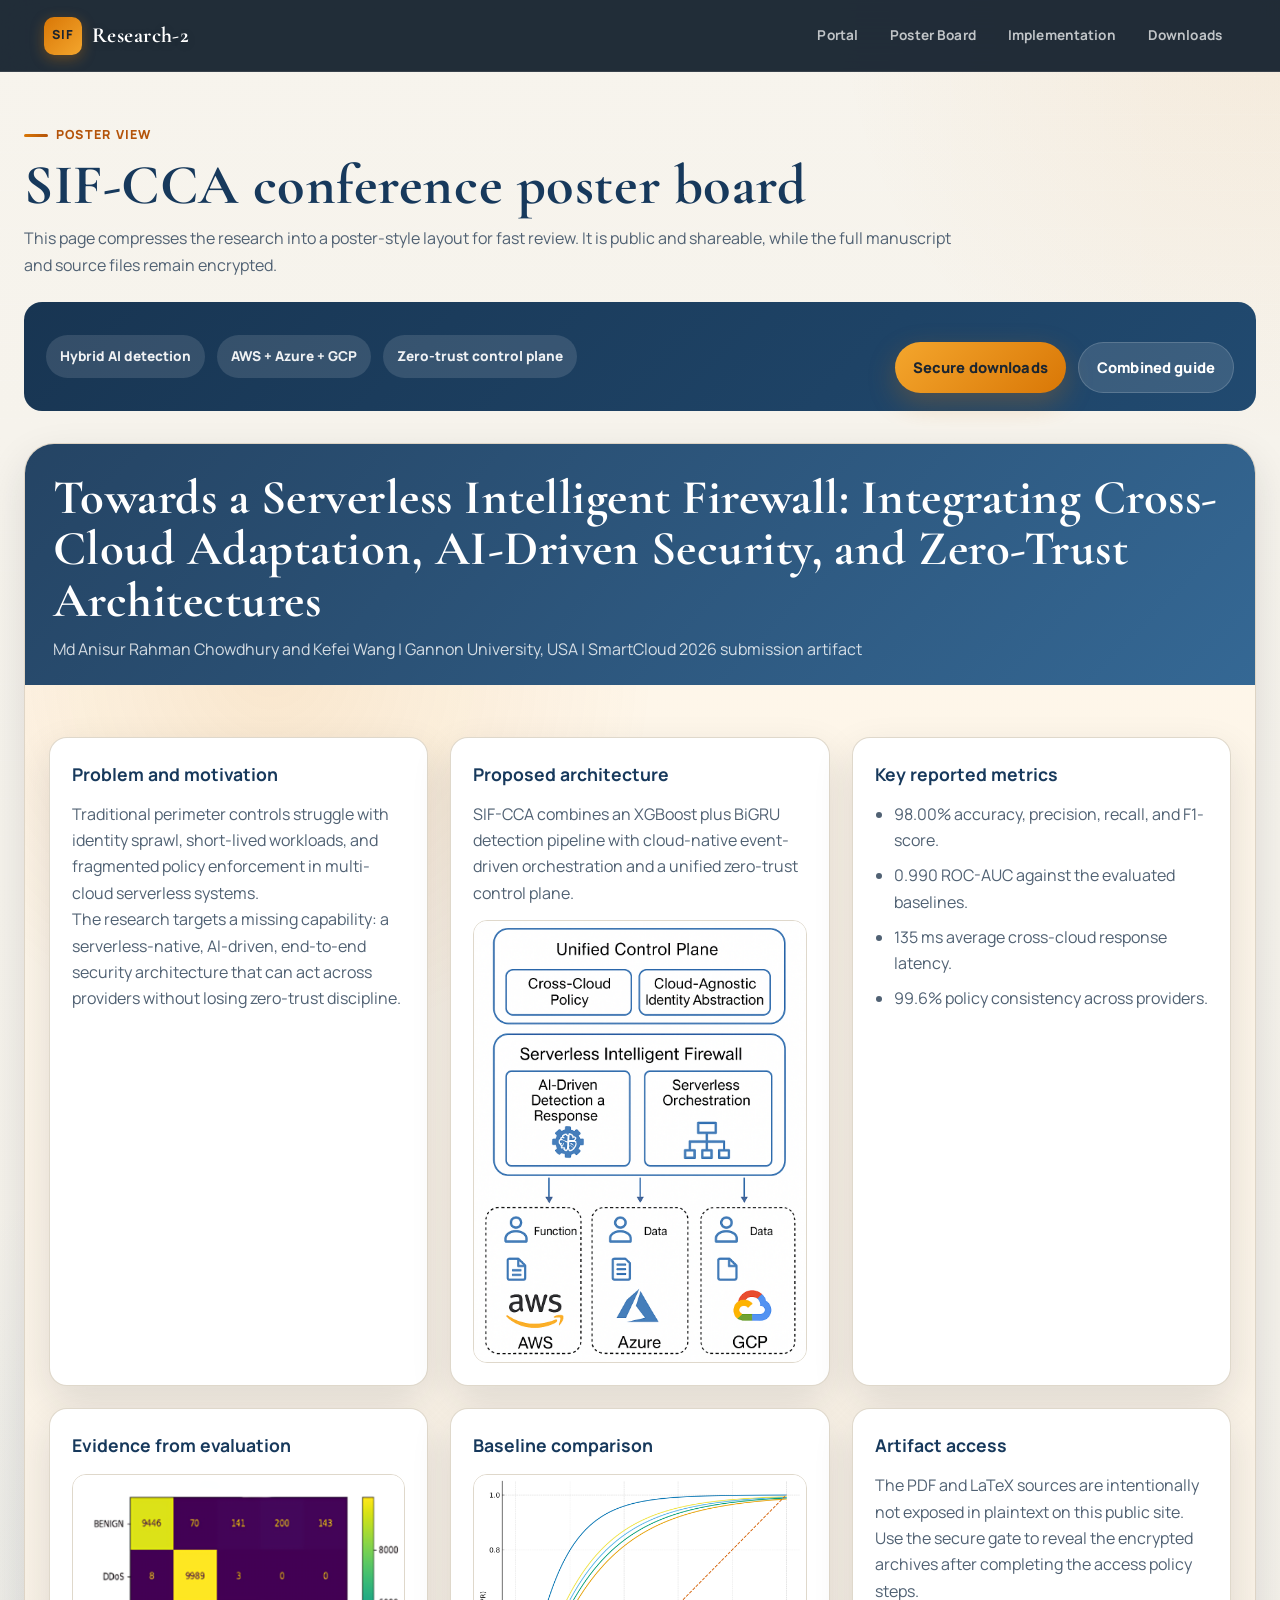
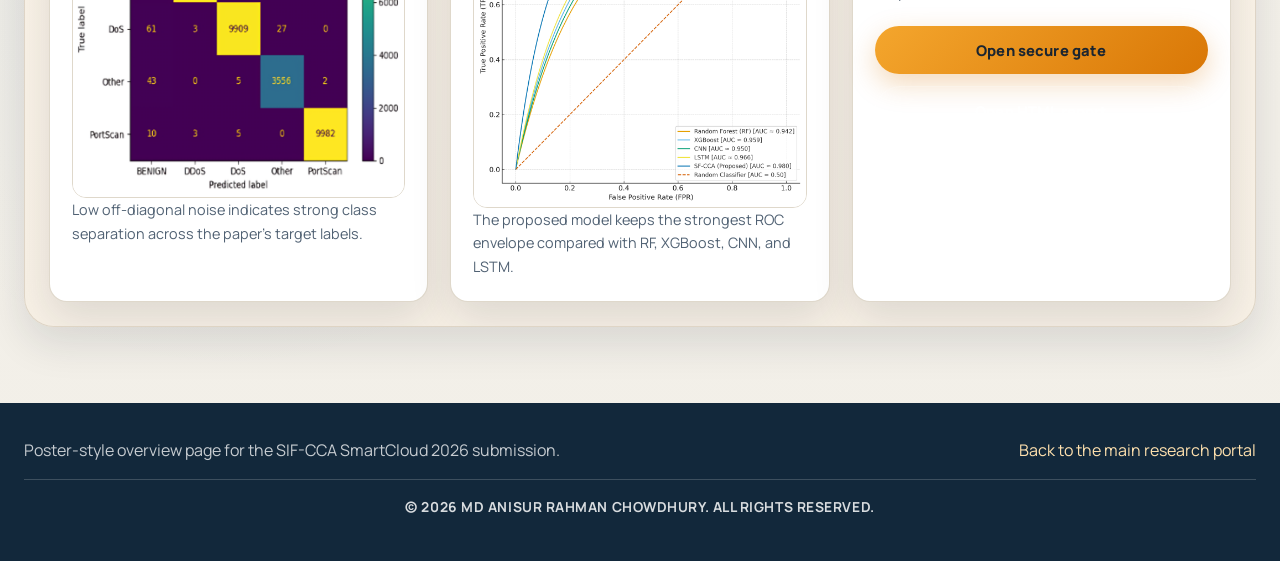
<file: docs/poster.html>
<!DOCTYPE html>
<html lang="en">
<head>
  <meta charset="UTF-8">
  <meta name="viewport" content="width=device-width, initial-scale=1.0">
  <title>SIF-CCA Poster Overview</title>
  <meta name="description" content="Poster-style web summary for the SIF-CCA SmartCloud 2026 submission.">
  <link rel="preconnect" href="https://fonts.googleapis.com">
  <link rel="preconnect" href="https://fonts.gstatic.com" crossorigin>
  <link href="https://fonts.googleapis.com/css2?family=Cormorant+Garamond:wght@500;600;700&family=Manrope:wght@400;500;700;800&display=swap" rel="stylesheet">
  <link rel="stylesheet" href="styles.css">
  <script src="script.js" defer></script>
</head>
<body>
  <div class="scroll-progress" id="scrollProgress"></div>
  <nav class="site-nav" id="siteNav">
    <div class="nav-inner">
      <a class="nav-brand" href="index.html">
        <span class="nav-brand-icon">SIF</span>
        <span class="nav-brand-text">Research-2</span>
      </a>
      <button class="nav-toggle" type="button" aria-label="Toggle navigation" onclick="toggleNav()">
        <span class="hamburger-line"></span>
        <span class="hamburger-line"></span>
        <span class="hamburger-line"></span>
      </button>
      <ul class="nav-links" id="nav-links">
        <li><a href="index.html">Portal</a></li>
        <li><a href="#poster-board">Poster Board</a></li>
        <li><a href="implementation.html">Implementation</a></li>
        <li><a href="#downloads">Downloads</a></li>
      </ul>
    </div>
  </nav>

  <main class="page-shell">
    <div class="page-head">
      <p class="section-kicker">Poster View</p>
      <h1 class="page-title">SIF-CCA conference poster board</h1>
      <p class="page-subtitle">
        This page compresses the research into a poster-style layout for fast review. It is public and shareable, while the full manuscript and source files remain encrypted.
      </p>
      <div class="poster-band">
        <div class="poster-metrics">
          <span class="poster-chip">Hybrid AI detection</span>
          <span class="poster-chip">AWS + Azure + GCP</span>
          <span class="poster-chip">Zero-trust control plane</span>
        </div>
        <div class="hero-actions">
          <button class="btn btn-primary" type="button" data-open-gate>Secure downloads</button>
          <a class="btn btn-secondary" href="implementation.html">Combined guide</a>
        </div>
      </div>
    </div>

    <div class="container poster-shell" id="poster-board">
      <div class="poster-header">
        <h2 class="poster-title">Towards a Serverless Intelligent Firewall: Integrating Cross-Cloud Adaptation, AI-Driven Security, and Zero-Trust Architectures</h2>
        <p class="poster-subtitle">
          Md Anisur Rahman Chowdhury and Kefei Wang | Gannon University, USA | SmartCloud 2026 submission artifact
        </p>
      </div>

      <div class="poster-body">
        <div class="poster-grid">
          <article class="poster-panel">
            <h3>Problem and motivation</h3>
            <p>
              Traditional perimeter controls struggle with identity sprawl, short-lived workloads, and fragmented policy enforcement in multi-cloud serverless systems.
            </p>
            <p>
              The research targets a missing capability: a serverless-native, AI-driven, end-to-end security architecture that can act across providers without losing zero-trust discipline.
            </p>
          </article>

          <article class="poster-panel">
            <h3>Proposed architecture</h3>
            <p>
              SIF-CCA combines an XGBoost plus BiGRU detection pipeline with cloud-native event-driven orchestration and a unified zero-trust control plane.
            </p>
            <img src="assets/images/system-architecture.png" alt="Architecture diagram">
          </article>

          <article class="poster-panel">
            <h3>Key reported metrics</h3>
            <ul class="report-list">
              <li>98.00% accuracy, precision, recall, and F1-score.</li>
              <li>0.990 ROC-AUC against the evaluated baselines.</li>
              <li>135 ms average cross-cloud response latency.</li>
              <li>99.6% policy consistency across providers.</li>
            </ul>
          </article>

          <article class="poster-panel">
            <h3>Evidence from evaluation</h3>
            <img src="assets/images/confusion-matrix.png" alt="Confusion matrix">
            <p class="caption">Low off-diagonal noise indicates strong class separation across the paper’s target labels.</p>
          </article>

          <article class="poster-panel">
            <h3>Baseline comparison</h3>
            <img src="assets/images/roc-curve.png" alt="ROC curve">
            <p class="caption">The proposed model keeps the strongest ROC envelope compared with RF, XGBoost, CNN, and LSTM.</p>
          </article>

          <article class="poster-panel" id="downloads">
            <h3>Artifact access</h3>
            <p>
              The PDF and LaTeX sources are intentionally not exposed in plaintext on this public site. Use the secure gate to reveal the encrypted archives after completing the access policy steps.
            </p>
            <div class="hero-actions">
              <button class="btn btn-primary btn-block" type="button" data-open-gate>Open secure gate</button>
              <a class="btn btn-secondary btn-block" href="report.html">Open HTML report</a>
              <a class="btn btn-secondary btn-block" href="implementation.html">Open implementation guide</a>
              <a class="btn btn-secondary btn-block" href="index.html">Return to portal</a>
            </div>
          </article>
        </div>
      </div>
    </div>
  </main>

  <footer class="footer">
    <div class="footer-inner">
      <div>Poster-style overview page for the SIF-CCA SmartCloud 2026 submission.</div>
      <div><a href="index.html">Back to the main research portal</a></div>
    </div>
    <div class="copyright-bar">
      © 2026 MD ANISUR RAHMAN CHOWDHURY. All Rights Reserved.
    </div>
  </footer>

  <div class="gate-overlay is-hidden" id="download-gate">
    <div class="gate-modal" role="dialog" aria-modal="true" aria-labelledby="gate-title">
      <div class="gate-head">
        <div>
          <h3 id="gate-title">Secure download gate</h3>
          <p>Confirm the policy steps, then reveal the encrypted archives.</p>
        </div>
        <button class="gate-close" type="button" aria-label="Close download gate" onclick="closeGate()">&times;</button>
      </div>

      <div class="gate-steps">
        <section class="download-step" data-gate-step="1">
          <span class="step-badge">Step 1</span>
          <h4>Follow the public channels</h4>
          <p>Visit the public links first and confirm the two checks.</p>
          <div class="hero-actions">
            <a class="btn btn-dark btn-block" href="https://github.com/ANIS151993" target="_blank" rel="noreferrer">Open GitHub profile</a>
            <a class="btn btn-dark btn-block" href="https://youtu.be/O_pLEz7cyaY" target="_blank" rel="noreferrer">Open YouTube video</a>
          </div>
          <label class="gate-check"><input id="gate-github" type="checkbox"> I followed the GitHub profile.</label>
          <label class="gate-check"><input id="gate-youtube" type="checkbox"> I subscribed to the YouTube channel.</label>
          <div class="gate-actions">
            <button class="btn btn-primary btn-block" id="gate-next-1" type="button" onclick="continueGate(2)">Continue</button>
          </div>
        </section>

        <section class="download-step is-hidden" data-gate-step="2">
          <span class="step-badge">Step 2</span>
          <h4>Request the password</h4>
          <p>Send a short request email before the password is shared.</p>
          <a class="btn btn-dark btn-block" href="mailto:engr.aanis@gmail.com?subject=Password%20request%20for%20SIF-CCA%20research%20download">Email the author</a>
          <div class="email-template">Subject: Password request for SIF-CCA research download

Hello Md Anisur Rahman Chowdhury,
I followed the GitHub profile, subscribed to the YouTube channel, and would like the password for the encrypted SIF-CCA research package.
Name:
Institution:
Purpose of use:</div>
          <button class="copy-btn" type="button" onclick="copyEmailTemplate(this)">Copy email template</button>
          <label class="gate-check"><input id="gate-request" type="checkbox"> I sent the password request email.</label>
          <div class="gate-actions">
            <button class="btn btn-secondary btn-block" type="button" onclick="goToGateStep(1)">Back</button>
            <button class="btn btn-primary btn-block" id="gate-next-2" type="button" onclick="continueGate(3)">Continue</button>
          </div>
        </section>

        <section class="download-step is-hidden" data-gate-step="3">
          <span class="step-badge">Step 3</span>
          <h4>Enter the password</h4>
          <p>Use the password provided by the author to reveal the archive links.</p>
          <input class="gate-input" id="gate-password" type="password" placeholder="Enter the archive password">
          <p class="gate-error is-hidden" id="gate-error">The password is incorrect. Request the correct password from the author and try again.</p>
          <div class="gate-actions">
            <button class="btn btn-secondary btn-block" type="button" onclick="goToGateStep(2)">Back</button>
            <button class="btn btn-primary btn-block" type="button" onclick="unlockDownloads()">Unlock downloads</button>
          </div>
        </section>

        <section class="download-step is-hidden" data-gate-step="4">
          <span class="step-badge">Unlocked</span>
          <h4>Encrypted files ready</h4>
          <p>The archives remain encrypted after download and still require the extraction password.</p>
          <div class="download-links">
            <a class="btn btn-primary btn-block" href="assets/papers/SIF-CCA-Camera-Ready-Encrypted.zip">Download encrypted camera-ready PDF</a>
            <a class="btn btn-primary btn-block" href="assets/papers/SIF-CCA-Camera-Ready-LaTeX-Source-Encrypted.zip">Download encrypted camera-ready LaTeX source</a>
            <a class="btn btn-secondary btn-block" href="assets/papers/SIF-CCA-Research-Paper-Encrypted.zip">Download encrypted original PDF</a>
            <a class="btn btn-secondary btn-block" href="assets/papers/SIF-CCA-LaTeX-Source-Encrypted.zip">Download encrypted original LaTeX source</a>
            <a class="btn btn-dark btn-block" href="index.html">Return to portal</a>
          </div>
        </section>
      </div>
    </div>
  </div>

  <button class="back-to-top" id="backToTop" type="button" aria-label="Back to top" onclick="window.scrollTo({top:0,behavior:'smooth'})">
    <svg width="20" height="20" viewBox="0 0 20 20" fill="none"><path d="M10 16V4M10 4L4 10M10 4L16 10" stroke="currentColor" stroke-width="2" stroke-linecap="round" stroke-linejoin="round"/></svg>
  </button>
</body>
</html>
</file>
<file: docs/styles.css>
:root {
  --bg: #f2efe8;
  --bg-soft: #fbfaf7;
  --panel: #ffffff;
  --panel-strong: #f8f4ea;
  --ink: #182431;
  --ink-soft: #506173;
  --line: #d8cfbf;
  --brand: #17395c;
  --brand-2: #285f8f;
  --accent: #d97706;
  --accent-2: #b45309;
  --success: #0f766e;
  --danger: #b42318;
  --shadow-sm: 0 8px 24px rgba(24, 36, 49, 0.08);
  --shadow-md: 0 16px 40px rgba(24, 36, 49, 0.12);
  --shadow-xl: 0 22px 64px rgba(18, 34, 48, 0.24);
  --radius-sm: 10px;
  --radius-md: 18px;
  --radius-lg: 28px;
  --font-sans: "Manrope", "Segoe UI", sans-serif;
  --font-serif: "Cormorant Garamond", Georgia, serif;
  --nav-height: 72px;
}

*,
*::before,
*::after {
  box-sizing: border-box;
}

html {
  scroll-behavior: smooth;
  scroll-padding-top: calc(var(--nav-height) + 12px);
}

body {
  margin: 0;
  background:
    radial-gradient(circle at top right, rgba(217, 119, 6, 0.08), transparent 28rem),
    radial-gradient(circle at 18% 72%, rgba(40, 95, 143, 0.08), transparent 26rem),
    linear-gradient(180deg, #f7f4ed 0%, var(--bg) 100%);
  color: var(--ink);
  font-family: var(--font-sans);
  line-height: 1.65;
  position: relative;
}

body::before {
  content: "";
  position: fixed;
  inset: 0;
  pointer-events: none;
  background-image:
    linear-gradient(rgba(255, 255, 255, 0.28) 1px, transparent 1px),
    linear-gradient(90deg, rgba(255, 255, 255, 0.2) 1px, transparent 1px);
  background-size: 38px 38px;
  opacity: 0.24;
  z-index: -1;
}

img {
  display: block;
  max-width: 100%;
}

a {
  color: var(--brand-2);
  text-decoration: none;
}

a:hover {
  text-decoration: underline;
}

button,
input,
select,
textarea {
  font: inherit;
}

/* ── Scroll progress bar ── */
.scroll-progress {
  position: fixed;
  top: 0;
  left: 0;
  height: 3px;
  width: 0%;
  background: linear-gradient(90deg, var(--accent), #f4a62d, var(--accent-2));
  z-index: 1100;
  transition: width 0.08s linear;
  box-shadow: 0 0 8px rgba(217, 119, 6, 0.5);
}

/* ── Nav bar ── */
.site-nav {
  position: sticky;
  top: 0;
  z-index: 1000;
  height: var(--nav-height);
  border-bottom: 1px solid rgba(255, 255, 255, 0.1);
  background: rgba(15, 28, 41, 0.92);
  backdrop-filter: blur(18px);
  -webkit-backdrop-filter: blur(18px);
  transition: height 0.3s ease, background 0.3s ease, box-shadow 0.3s ease;
}

.site-nav.scrolled {
  height: 56px;
  background: rgba(10, 22, 34, 0.97);
  box-shadow: 0 4px 24px rgba(0, 0, 0, 0.25);
}

.nav-inner {
  max-width: 1240px;
  margin: 0 auto;
  padding: 0 24px;
  height: 100%;
  display: flex;
  align-items: center;
  gap: 18px;
}

.nav-brand {
  display: flex;
  align-items: center;
  gap: 10px;
  text-decoration: none;
}

.nav-brand:hover {
  text-decoration: none;
}

.nav-brand-icon {
  display: inline-flex;
  align-items: center;
  justify-content: center;
  width: 38px;
  height: 38px;
  border-radius: 10px;
  background: linear-gradient(135deg, var(--accent), #f4a62d);
  color: #1b2530;
  font-family: var(--font-sans);
  font-size: 0.78rem;
  font-weight: 900;
  letter-spacing: 0.06em;
  box-shadow: 0 4px 14px rgba(217, 119, 6, 0.35);
  transition: transform 0.3s ease;
}

.site-nav.scrolled .nav-brand-icon {
  width: 32px;
  height: 32px;
  font-size: 0.7rem;
}

.nav-brand:hover .nav-brand-icon {
  transform: rotate(-6deg) scale(1.06);
}

.nav-brand-text {
  font-family: var(--font-serif);
  font-size: 1.35rem;
  font-weight: 700;
  color: #fff;
  letter-spacing: 0.02em;
  text-shadow: 0 2px 10px rgba(0, 0, 0, 0.2);
}

.nav-links {
  list-style: none;
  display: flex;
  align-items: center;
  gap: 4px;
  margin: 0 0 0 auto;
  padding: 0;
}

.nav-links a {
  position: relative;
  display: inline-flex;
  padding: 8px 14px;
  border-radius: 999px;
  color: rgba(255, 255, 255, 0.72);
  font-size: 0.85rem;
  font-weight: 700;
  letter-spacing: 0.01em;
  text-decoration: none;
  transition: color 0.2s ease, background 0.2s ease;
}

.nav-links a::after {
  content: "";
  position: absolute;
  bottom: 2px;
  left: 50%;
  width: 0;
  height: 2px;
  background: var(--accent);
  border-radius: 2px;
  transform: translateX(-50%);
  transition: width 0.25s ease;
}

.nav-links a:hover {
  background: rgba(255, 255, 255, 0.08);
  color: #fff;
  text-decoration: none;
}

.nav-links a:hover::after {
  width: 60%;
}

.nav-links a.is-active {
  color: #fff;
  background: rgba(217, 119, 6, 0.15);
}

.nav-links a.is-active::after {
  width: 60%;
  background: var(--accent);
}

/* ── Hamburger toggle ── */
.nav-toggle {
  display: none;
  margin-left: auto;
  width: 40px;
  height: 40px;
  border: 0;
  border-radius: 10px;
  background: rgba(255, 255, 255, 0.08);
  cursor: pointer;
  flex-direction: column;
  align-items: center;
  justify-content: center;
  gap: 5px;
  transition: background 0.2s ease;
}

.nav-toggle:hover {
  background: rgba(255, 255, 255, 0.14);
}

.hamburger-line {
  display: block;
  width: 20px;
  height: 2px;
  background: #fff;
  border-radius: 2px;
  transition: transform 0.3s ease, opacity 0.3s ease;
}

.nav-toggle.is-open .hamburger-line:nth-child(1) {
  transform: translateY(7px) rotate(45deg);
}

.nav-toggle.is-open .hamburger-line:nth-child(2) {
  opacity: 0;
  transform: scaleX(0);
}

.nav-toggle.is-open .hamburger-line:nth-child(3) {
  transform: translateY(-7px) rotate(-45deg);
}

/* ── Back to top button ── */
.back-to-top {
  position: fixed;
  bottom: 28px;
  right: 28px;
  z-index: 900;
  width: 48px;
  height: 48px;
  border: 0;
  border-radius: 50%;
  background: linear-gradient(135deg, var(--brand) 0%, var(--brand-2) 100%);
  color: #fff;
  cursor: pointer;
  display: flex;
  align-items: center;
  justify-content: center;
  box-shadow: 0 8px 24px rgba(23, 57, 92, 0.35);
  opacity: 0;
  visibility: hidden;
  transform: translateY(16px);
  transition: opacity 0.3s ease, visibility 0.3s ease, transform 0.3s ease, background 0.2s ease;
}

.back-to-top.is-visible {
  opacity: 1;
  visibility: visible;
  transform: translateY(0);
}

.back-to-top:hover {
  background: linear-gradient(135deg, var(--brand-2) 0%, var(--brand) 100%);
  transform: translateY(-3px);
  box-shadow: 0 12px 32px rgba(23, 57, 92, 0.45);
}

.hero {
  position: relative;
  overflow: hidden;
  padding: 88px 24px 78px;
  background:
    radial-gradient(circle at 18% 18%, rgba(217, 119, 6, 0.18), transparent 20rem),
    radial-gradient(circle at 84% 22%, rgba(40, 95, 143, 0.2), transparent 24rem),
    linear-gradient(135deg, #0f2436 0%, #183552 38%, #214a70 100%);
  color: #fff;
}

.hero::before {
  content: "";
  position: absolute;
  width: 420px;
  height: 420px;
  border-radius: 50%;
  right: -140px;
  top: -120px;
  background: radial-gradient(circle, rgba(255, 255, 255, 0.24) 0%, rgba(255, 255, 255, 0) 68%);
  filter: blur(8px);
  animation: heroFloat 7s ease-in-out infinite alternate;
}

.hero::after {
  content: "";
  position: absolute;
  inset: auto 0 0;
  height: 120px;
  background: linear-gradient(180deg, rgba(15, 36, 54, 0) 0%, rgba(15, 36, 54, 0.7) 100%);
  pointer-events: none;
}

@keyframes heroFloat {
  0% {
    transform: translateY(0);
    opacity: 0.72;
  }
  100% {
    transform: translateY(20px);
    opacity: 1;
  }
}

.hero-inner,
.container {
  max-width: 1240px;
  margin: 0 auto;
}

.hero-grid {
  position: relative;
  z-index: 1;
  display: grid;
  grid-template-columns: minmax(0, 1.2fr) minmax(280px, 0.8fr);
  gap: 28px;
  align-items: start;
}

.eyebrow-row,
.pill-row,
.profile-row {
  display: flex;
  flex-wrap: wrap;
  gap: 10px;
}

.eyebrow,
.pill,
.profile-pill,
.mini-badge {
  display: inline-flex;
  align-items: center;
  gap: 8px;
  border-radius: 999px;
  padding: 7px 14px;
  font-size: 0.82rem;
  font-weight: 800;
  letter-spacing: 0.04em;
}

.eyebrow {
  background: rgba(255, 255, 255, 0.12);
  border: 1px solid rgba(255, 255, 255, 0.16);
  color: rgba(255, 255, 255, 0.9);
  text-transform: uppercase;
}

.eyebrow.accent {
  background: rgba(217, 119, 6, 0.18);
  color: #ffd49a;
  border-color: rgba(255, 212, 154, 0.2);
}

.hero-title,
.page-title,
.section-title,
.poster-title,
.report-title {
  font-family: var(--font-serif);
  line-height: 1.06;
  letter-spacing: 0.01em;
}

.hero-title {
  margin: 18px 0 12px;
  font-size: clamp(2.6rem, 5vw, 4.9rem);
  font-weight: 700;
  max-width: 14ch;
}

.hero-subtitle {
  max-width: 58rem;
  margin: 0 0 20px;
  font-size: 1.05rem;
  color: rgba(255, 255, 255, 0.82);
}

.author-focus-ribbon {
  margin-top: 14px;
  margin-bottom: 14px;
  padding: 14px 16px;
  border-radius: 14px;
  background: linear-gradient(135deg, rgba(255, 255, 255, 0.17) 0%, rgba(255, 255, 255, 0.08) 100%);
  border: 1px solid rgba(255, 255, 255, 0.24);
  box-shadow: 0 8px 26px rgba(0, 0, 0, 0.16);
}

.author-focus-ribbon strong {
  display: block;
  margin-top: 6px;
  font-size: 1.08rem;
  letter-spacing: 0.04em;
}

.author-focus-ribbon p {
  margin: 4px 0 0;
  color: rgba(255, 255, 255, 0.78);
  font-size: 0.88rem;
}

.author-focus-tag {
  display: inline-flex;
  padding: 4px 10px;
  border-radius: 999px;
  background: rgba(217, 119, 6, 0.24);
  color: #ffdca8;
  font-size: 0.72rem;
  font-weight: 900;
  letter-spacing: 0.08em;
  text-transform: uppercase;
}

.author-block {
  margin: 24px 0 18px;
  padding: 18px 20px;
  border-radius: var(--radius-md);
  background: rgba(255, 255, 255, 0.08);
  border: 1px solid rgba(255, 255, 255, 0.12);
}

.author-line {
  margin: 0 0 6px;
  font-weight: 800;
}

.affiliation-line,
.muted {
  margin: 0;
  color: rgba(255, 255, 255, 0.72);
  font-size: 0.95rem;
}

.profile-pill {
  margin-top: 12px;
  background: rgba(255, 255, 255, 0.12);
  color: #fff;
  font-size: 0.78rem;
}

.hero-actions {
  margin-top: 22px;
  display: flex;
  flex-wrap: wrap;
  gap: 12px;
}

.btn {
  display: inline-flex;
  align-items: center;
  justify-content: center;
  gap: 8px;
  border: 0;
  border-radius: 999px;
  padding: 12px 18px;
  font-size: 0.92rem;
  font-weight: 800;
  letter-spacing: 0.01em;
  cursor: pointer;
  text-decoration: none;
  transition: transform 0.18s ease, box-shadow 0.18s ease, background 0.18s ease;
}

.btn:hover {
  transform: translateY(-2px);
  text-decoration: none;
}

.btn:active {
  transform: translateY(0);
}

.btn-primary {
  background: linear-gradient(135deg, #f4a62d 0%, var(--accent) 100%);
  color: #1b2530;
  box-shadow: 0 10px 28px rgba(217, 119, 6, 0.28);
}

.btn-primary:hover {
  box-shadow: 0 14px 36px rgba(217, 119, 6, 0.4);
  background: linear-gradient(135deg, #f9b94a 0%, #e88a05 100%);
}

.btn-secondary {
  background: rgba(255, 255, 255, 0.12);
  border: 1px solid rgba(255, 255, 255, 0.16);
  color: #fff;
}

.btn-secondary:hover {
  background: rgba(255, 255, 255, 0.18);
  border-color: rgba(255, 255, 255, 0.28);
}

.btn-dark {
  background: var(--brand);
  color: #fff;
}

.btn-dark:hover {
  background: var(--brand-2);
  box-shadow: 0 8px 24px rgba(23, 57, 92, 0.3);
}

.btn-ghost {
  background: transparent;
  border: 1px solid rgba(255, 255, 255, 0.2);
  color: rgba(255, 255, 255, 0.88);
}

.btn-block {
  width: 100%;
}

.hero-sidecard,
.card,
.metric-card,
.paper-sheet,
.lab-shell,
.resource-card,
.figure-card,
.download-step,
.report-panel,
.poster-panel {
  border-radius: var(--radius-md);
  background: rgba(255, 255, 255, 0.95);
  box-shadow: var(--shadow-md);
  transition: transform 0.3s ease, box-shadow 0.3s ease;
}

.card:hover,
.resource-card:hover,
.figure-card:hover,
.report-panel:hover,
.poster-panel:hover {
  transform: translateY(-4px);
  box-shadow: var(--shadow-xl);
}

.metric-card {
  transition: transform 0.3s ease, box-shadow 0.3s ease, border-color 0.3s ease;
}

.metric-card:hover {
  transform: translateY(-3px) scale(1.02);
  box-shadow: 0 12px 32px rgba(23, 57, 92, 0.18);
  border-color: var(--accent);
}

.hero-sidecard {
  padding: 22px;
  color: var(--ink);
  border: 1px solid rgba(216, 207, 191, 0.8);
}

.author-monogram {
  width: 68px;
  height: 68px;
  border-radius: 50%;
  display: inline-flex;
  align-items: center;
  justify-content: center;
  font-family: var(--font-serif);
  font-size: 1.3rem;
  font-weight: 700;
  color: #fff;
  background: linear-gradient(135deg, var(--brand) 0%, var(--brand-2) 100%);
  box-shadow: 0 12px 30px rgba(23, 57, 92, 0.24);
}

.author-card-kicker {
  margin: 12px 0 4px;
  font-size: 0.74rem;
  letter-spacing: 0.08em;
  text-transform: uppercase;
  color: var(--accent-2);
  font-weight: 900;
}

.hero-divider {
  margin: 18px 0;
  border: 0;
  border-top: 1px solid rgba(216, 207, 191, 0.78);
}

.hero-sidecard h2,
.card h3,
.resource-card h3,
.report-panel h3,
.poster-panel h3 {
  margin: 0 0 10px;
  font-size: 1.05rem;
}

.hero-sidecard p,
.card p,
.resource-card p,
.download-step p,
.report-panel p,
.poster-panel p {
  margin: 0;
  color: var(--ink-soft);
}

.metric-grid {
  margin-top: 18px;
  display: grid;
  grid-template-columns: repeat(2, minmax(0, 1fr));
  gap: 12px;
}

.metric-card {
  padding: 16px;
  background: linear-gradient(180deg, #fffefb 0%, #f5efe4 100%);
  border: 1px solid rgba(216, 207, 191, 0.9);
}

.metric-card strong {
  display: block;
  margin-bottom: 2px;
  font-family: var(--font-serif);
  font-size: 2rem;
  line-height: 1;
  color: var(--brand);
}

.metric-card span {
  font-size: 0.85rem;
  color: var(--ink-soft);
  font-weight: 700;
}

.section {
  padding: 78px 24px;
}

.section-alt {
  background:
    linear-gradient(180deg, rgba(255, 255, 255, 0.55) 0%, rgba(255, 255, 255, 0.2) 100%);
}

.section-title {
  margin: 0;
  font-size: clamp(2.2rem, 4vw, 3.4rem);
  font-weight: 700;
  color: var(--brand);
}

.section-kicker {
  display: inline-flex;
  align-items: center;
  gap: 8px;
  margin: 0 0 10px;
  text-transform: uppercase;
  letter-spacing: 0.1em;
  font-size: 0.78rem;
  font-weight: 900;
  color: var(--accent-2);
}

.section-kicker::before {
  content: "";
  display: inline-block;
  width: 24px;
  height: 3px;
  border-radius: 3px;
  background: linear-gradient(90deg, var(--accent), var(--accent-2));
}

.section-subtitle {
  margin: 10px 0 0;
  max-width: 56rem;
  color: var(--ink-soft);
  font-size: 1rem;
}

.stack-md {
  display: grid;
  gap: 18px;
}

.overview-grid,
.architecture-grid,
.results-grid,
.resource-grid,
.profile-grid,
.poster-grid,
.report-grid {
  margin-top: 28px;
  display: grid;
  gap: 22px;
}

.overview-grid,
.results-grid,
.resource-grid,
.profile-grid {
  grid-template-columns: repeat(3, minmax(0, 1fr));
}

.architecture-grid {
  grid-template-columns: minmax(0, 1.08fr) minmax(320px, 0.92fr);
}

.report-grid {
  grid-template-columns: minmax(0, 1.2fr) minmax(320px, 0.8fr);
}

.poster-grid {
  grid-template-columns: repeat(3, minmax(0, 1fr));
}

.linkage-grid,
.implementation-grid {
  margin-top: 28px;
  display: grid;
  gap: 22px;
  grid-template-columns: minmax(0, 1.1fr) minmax(0, 0.9fr);
}

.card,
.resource-card,
.figure-card,
.report-panel,
.poster-panel {
  padding: 22px;
  background: var(--panel);
  border: 1px solid rgba(216, 207, 191, 0.8);
  transition: transform 0.2s ease, box-shadow 0.2s ease, border-color 0.2s ease;
}

.card:hover,
.resource-card:hover,
.figure-card:hover,
.report-panel:hover,
.poster-panel:hover,
.chart-card:hover,
.mini-card:hover,
.work-card:hover {
  transform: translateY(-4px);
  border-color: rgba(40, 95, 143, 0.28);
  box-shadow: 0 16px 34px rgba(23, 57, 92, 0.12);
}

.card h3,
.resource-card h3,
.figure-card h3,
.report-panel h3,
.poster-panel h3 {
  margin-bottom: 12px;
  font-size: 1.1rem;
  color: var(--brand);
}

.list-tight {
  margin: 0;
  padding-left: 1.2rem;
}

.list-tight li {
  margin-bottom: 0.45rem;
  color: var(--ink-soft);
}

.split-callout {
  display: grid;
  gap: 18px;
  grid-template-columns: minmax(0, 1fr) minmax(0, 1fr);
  margin-top: 24px;
}

.works-grid {
  margin-top: 28px;
  display: grid;
  gap: 22px;
  grid-template-columns: repeat(4, minmax(0, 1fr));
}

.work-card {
  padding: 22px;
  border-radius: var(--radius-md);
  background: linear-gradient(180deg, #fffefb 0%, #f6efe2 100%);
  border: 1px solid rgba(216, 207, 191, 0.88);
  box-shadow: var(--shadow-sm);
}

.work-card h3 {
  margin: 10px 0 10px;
  color: var(--brand);
  font-size: 1.07rem;
}

.work-card p {
  margin: 0;
  color: var(--ink-soft);
}

.work-badge {
  display: inline-flex;
  padding: 6px 10px;
  border-radius: 999px;
  background: rgba(23, 57, 92, 0.08);
  color: var(--brand);
  font-size: 0.72rem;
  font-weight: 900;
  letter-spacing: 0.08em;
  text-transform: uppercase;
}

.research-bridge {
  margin-top: 28px;
  padding: 24px;
  border-radius: var(--radius-md);
  background: linear-gradient(135deg, #132e47 0%, #20486a 100%);
  color: #fff;
}

.research-bridge h3 {
  margin: 0 0 10px;
  font-size: 1.32rem;
}

.research-bridge p {
  margin: 0;
  color: rgba(255, 255, 255, 0.82);
}

.bridge-links {
  margin-top: 16px;
  display: flex;
  flex-wrap: wrap;
  gap: 10px;
}

.quote-box {
  padding: 18px;
  border-radius: var(--radius-md);
  background: #fff8eb;
  border: 1px solid rgba(217, 119, 6, 0.18);
  color: #65410d;
}

.quote-box strong {
  color: #8f4f07;
}

.video-frame {
  margin-top: 28px;
  overflow: hidden;
  border-radius: var(--radius-lg);
  box-shadow: var(--shadow-md);
  background: #0f2436;
  aspect-ratio: 16 / 9;
}

.video-frame iframe {
  width: 100%;
  height: 100%;
  border: 0;
}

.video-interactive-grid {
  margin-top: 22px;
  display: grid;
  gap: 20px;
  grid-template-columns: minmax(0, 1.06fr) minmax(320px, 0.94fr);
  align-items: start;
}

.video-frame.video-frame-compact {
  margin-top: 0;
  border: 1px solid rgba(255, 255, 255, 0.14);
  box-shadow: var(--shadow-xl);
}

.video-info-card {
  padding: 20px;
  border-radius: var(--radius-md);
  background: linear-gradient(180deg, #fffefb 0%, #f6efe2 100%);
  border: 1px solid rgba(216, 207, 191, 0.82);
  box-shadow: var(--shadow-sm);
}

.video-info-card h3 {
  margin: 0 0 10px;
  font-size: 1.18rem;
  color: var(--brand);
}

.video-info-card p {
  margin: 0;
  color: var(--ink-soft);
}

.video-meta-row {
  margin-top: 14px;
  display: flex;
  flex-wrap: wrap;
  gap: 8px;
}

.video-meta-pill {
  display: inline-flex;
  align-items: center;
  padding: 6px 10px;
  border-radius: 999px;
  background: rgba(23, 57, 92, 0.08);
  color: var(--brand);
  font-size: 0.74rem;
  letter-spacing: 0.05em;
  text-transform: uppercase;
  font-weight: 900;
}

.video-chapter-shell {
  margin-top: 18px;
  border-radius: var(--radius-md);
  background: #fff;
  border: 1px solid rgba(216, 207, 191, 0.84);
  box-shadow: var(--shadow-sm);
  padding: 16px;
}

.video-chapter-buttons {
  display: grid;
  gap: 10px;
  grid-template-columns: repeat(5, minmax(0, 1fr));
}

.video-chapter-btn {
  border: 1px solid rgba(23, 57, 92, 0.16);
  background: #f7f3ea;
  color: var(--brand);
  border-radius: 10px;
  padding: 10px 8px;
  font-size: 0.8rem;
  font-weight: 800;
  cursor: pointer;
  transition: transform 0.16s ease, border-color 0.16s ease, background 0.16s ease;
}

.video-chapter-btn:hover,
.video-chapter-btn.is-active {
  background: linear-gradient(180deg, #ffffff 0%, #edf4fb 100%);
  border-color: rgba(40, 95, 143, 0.5);
  transform: translateY(-1px);
}

.video-chapter-detail {
  margin-top: 14px;
  padding: 14px;
  border-radius: 12px;
  background: #f9fbfd;
  border: 1px solid rgba(40, 95, 143, 0.14);
}

.video-chapter-detail h3 {
  margin: 0 0 8px;
  color: var(--brand);
}

.video-chapter-detail p {
  margin: 0;
  color: var(--ink-soft);
}

.video-flow-rail {
  margin-top: 12px;
  display: grid;
  gap: 8px;
  grid-template-columns: repeat(5, minmax(0, 1fr));
}

.video-flow-node {
  display: inline-flex;
  align-items: center;
  justify-content: center;
  padding: 7px 8px;
  border-radius: 999px;
  background: rgba(23, 57, 92, 0.08);
  color: var(--brand);
  font-size: 0.73rem;
  font-weight: 800;
  text-transform: uppercase;
  letter-spacing: 0.04em;
}

.video-flow-node.is-active {
  background: linear-gradient(135deg, #17395c 0%, #285f8f 100%);
  color: #fff;
}

.architecture-figure {
  padding: 18px;
  border-radius: var(--radius-lg);
  background: linear-gradient(180deg, #fffefb 0%, #f8f2e6 100%);
  border: 1px solid rgba(216, 207, 191, 0.92);
  box-shadow: var(--shadow-sm);
}

.architecture-figure img {
  border-radius: 14px;
  border: 1px solid rgba(23, 57, 92, 0.08);
}

.architecture-compact-shell {
  margin-top: 26px;
  display: grid;
  gap: 16px;
}

.architecture-top-grid {
  display: grid;
  gap: 18px;
  grid-template-columns: minmax(0, 1fr) minmax(340px, 1fr);
  align-items: start;
}

.architecture-figure.architecture-figure-compact {
  padding: 14px;
}

.architecture-pill-row {
  margin-top: 10px;
  display: flex;
  flex-wrap: wrap;
  gap: 8px;
}

.architecture-narrative {
  padding: 16px;
  border-radius: var(--radius-md);
  background: linear-gradient(180deg, #fffefb 0%, #f7f2e8 100%);
  border: 1px solid rgba(216, 207, 191, 0.86);
  box-shadow: var(--shadow-sm);
}

.architecture-narrative h3 {
  margin: 0 0 8px;
  color: var(--brand);
}

.architecture-narrative p {
  margin: 0 0 8px;
  color: var(--ink-soft);
}

.architecture-mode-row {
  margin-top: 10px;
  display: grid;
  gap: 8px;
  grid-template-columns: repeat(3, minmax(0, 1fr));
}

.architecture-mode-btn {
  border: 1px solid rgba(23, 57, 92, 0.16);
  background: #f6f2e8;
  color: var(--brand);
  border-radius: 10px;
  padding: 8px 10px;
  font-size: 0.78rem;
  font-weight: 800;
  cursor: pointer;
  transition: transform 0.16s ease, border-color 0.16s ease, background 0.16s ease;
}

.architecture-mode-btn:hover,
.architecture-mode-btn.is-active {
  background: linear-gradient(180deg, #ffffff 0%, #edf4fb 100%);
  border-color: rgba(40, 95, 143, 0.5);
  transform: translateY(-1px);
}

.architecture-mode-card {
  margin-top: 10px;
  padding: 12px;
  border-radius: 10px;
  background: #fafcfe;
  border: 1px solid rgba(40, 95, 143, 0.15);
}

.architecture-mode-card h4 {
  margin: 0 0 8px;
  color: var(--brand);
}

.architecture-mode-card p {
  margin: 0;
  color: var(--ink-soft);
}

.caption {
  margin-top: 10px;
  color: var(--ink-soft);
  font-size: 0.9rem;
}

.mini-grid {
  display: grid;
  gap: 14px;
}

.mini-card {
  padding: 16px;
  border-radius: var(--radius-sm);
  background: #fbfaf7;
  border: 1px solid rgba(216, 207, 191, 0.82);
}

.mini-card h4 {
  margin: 0 0 8px;
  font-size: 0.98rem;
  color: var(--brand);
}

.mini-card p {
  margin: 0;
  color: var(--ink-soft);
  font-size: 0.92rem;
}

.arch-explorer {
  margin-top: 24px;
  border-radius: var(--radius-md);
  border: 1px solid rgba(216, 207, 191, 0.84);
  background: #fff;
  box-shadow: var(--shadow-sm);
  padding: 18px;
}

.compact-headline {
  margin: 0 0 10px;
  color: var(--brand);
}

.arch-node-grid {
  display: grid;
  gap: 10px;
  grid-template-columns: repeat(5, minmax(0, 1fr));
}

.arch-node {
  border: 1px solid rgba(23, 57, 92, 0.2);
  border-radius: 12px;
  background: #f7f2e8;
  color: var(--brand);
  padding: 12px 10px;
  text-align: left;
  cursor: pointer;
  transition: transform 0.18s ease, border-color 0.18s ease, background 0.18s ease;
}

.arch-node strong {
  display: block;
  font-size: 0.78rem;
  letter-spacing: 0.08em;
  text-transform: uppercase;
}

.arch-node span {
  display: block;
  margin-top: 4px;
  font-size: 0.9rem;
  font-weight: 700;
}

.arch-node:hover,
.arch-node.is-active {
  background: #fff;
  border-color: rgba(40, 95, 143, 0.58);
  transform: translateY(-1px);
}

.arch-detail-card {
  margin-top: 14px;
  padding: 16px;
  border-radius: 12px;
  background: #fbfaf7;
  border: 1px solid rgba(216, 207, 191, 0.84);
}

.arch-detail-card h3 {
  margin: 0 0 8px;
  color: var(--brand);
  font-size: 1.08rem;
}

.arch-detail-card p {
  margin: 0;
  color: var(--ink-soft);
}

.arch-detail-list {
  margin: 12px 0 0;
  padding-left: 1.2rem;
  color: var(--ink-soft);
}

.arch-detail-list li {
  margin-bottom: 0.42rem;
}

.lab-shell {
  margin-top: 30px;
  overflow: hidden;
  border: 1px solid rgba(216, 207, 191, 0.86);
}

.lab-grid {
  display: grid;
  grid-template-columns: minmax(0, 0.95fr) minmax(300px, 1.05fr);
}

.lab-panel,
.lab-output {
  padding: 24px;
}

.lab-panel {
  background: linear-gradient(180deg, #112b40 0%, #183552 100%);
  color: #fff;
}

.lab-panel h3,
.lab-output h3 {
  margin: 0 0 10px;
  font-size: 1.2rem;
}

.lab-panel p {
  margin: 0 0 18px;
  color: rgba(255, 255, 255, 0.8);
}

.form-grid {
  display: grid;
  grid-template-columns: repeat(2, minmax(0, 1fr));
  gap: 14px;
}

.field {
  display: grid;
  gap: 6px;
}

.field label {
  font-size: 0.82rem;
  font-weight: 800;
  letter-spacing: 0.03em;
  text-transform: uppercase;
}

.field input,
.field select {
  width: 100%;
  border: 1px solid rgba(216, 207, 191, 0.9);
  border-radius: 10px;
  padding: 11px 12px;
  background: #fff;
  color: var(--ink);
}

.field small,
.note {
  color: var(--ink-soft);
  font-size: 0.85rem;
}

.preset-row {
  display: flex;
  flex-wrap: wrap;
  gap: 8px;
  margin: 18px 0;
}

.preset-btn {
  border: 1px solid rgba(255, 255, 255, 0.18);
  background: rgba(255, 255, 255, 0.08);
  color: #fff;
  border-radius: 999px;
  padding: 8px 12px;
  cursor: pointer;
  font-size: 0.82rem;
  font-weight: 700;
}

.preset-btn:hover {
  background: rgba(255, 255, 255, 0.16);
}

.lab-output {
  background: linear-gradient(180deg, #fffefb 0%, #f5efe4 100%);
}

.status-chip {
  display: inline-flex;
  align-items: center;
  gap: 8px;
  padding: 8px 14px;
  border-radius: 999px;
  background: rgba(40, 95, 143, 0.08);
  color: var(--brand-2);
  font-size: 0.82rem;
  font-weight: 800;
  text-transform: uppercase;
  letter-spacing: 0.05em;
}

.lab-score {
  margin-top: 18px;
  display: grid;
  gap: 14px;
}

.score-hero {
  display: flex;
  align-items: flex-end;
  gap: 16px;
  flex-wrap: wrap;
}

.score-hero strong {
  font-family: var(--font-serif);
  font-size: clamp(3.2rem, 6vw, 4.8rem);
  line-height: 0.9;
  color: var(--brand);
}

.score-hero span {
  font-size: 1rem;
  font-weight: 800;
  color: var(--ink-soft);
}

.risk-bar {
  height: 14px;
  width: 100%;
  border-radius: 999px;
  background: #ebe4d8;
  overflow: hidden;
}

.risk-bar-fill {
  height: 100%;
  width: 16%;
  background: linear-gradient(90deg, #0f766e 0%, #d97706 55%, #b42318 100%);
  border-radius: inherit;
  transition: width 0.25s ease;
}

.output-grid {
  display: grid;
  grid-template-columns: repeat(2, minmax(0, 1fr));
  gap: 12px;
}

.output-box {
  padding: 14px;
  border-radius: 12px;
  background: #fff;
  border: 1px solid rgba(216, 207, 191, 0.8);
}

.output-box strong {
  display: block;
  margin-bottom: 6px;
  font-size: 0.82rem;
  text-transform: uppercase;
  letter-spacing: 0.06em;
  color: var(--ink-soft);
}

.output-box span,
.output-box p {
  margin: 0;
  font-size: 1rem;
  color: var(--ink);
  font-weight: 700;
}

.chart-grid {
  margin-top: 28px;
  display: grid;
  gap: 22px;
  grid-template-columns: repeat(2, minmax(0, 1fr));
}

.chart-grid.chart-grid-3 {
  grid-template-columns: repeat(3, minmax(0, 1fr));
}

.chart-card {
  padding: 20px;
  border-radius: var(--radius-md);
  background: #fff;
  border: 1px solid rgba(216, 207, 191, 0.86);
  box-shadow: var(--shadow-sm);
}

.chart-card h3 {
  margin: 0 0 10px;
  color: var(--brand);
}

.chart-wrap {
  position: relative;
  height: 340px;
}

.chart-wrap.tight {
  height: 280px;
}

.comparison-table td strong {
  color: var(--brand);
}

.implementation-roadmap {
  margin-top: 26px;
  display: grid;
  gap: 16px;
  grid-template-columns: repeat(4, minmax(0, 1fr));
}

.roadmap-step {
  padding: 16px;
  border-radius: 14px;
  background: #fff;
  border: 1px solid rgba(216, 207, 191, 0.84);
  box-shadow: var(--shadow-sm);
}

.roadmap-step strong {
  display: inline-flex;
  padding: 5px 10px;
  border-radius: 999px;
  font-size: 0.72rem;
  letter-spacing: 0.08em;
  text-transform: uppercase;
  background: rgba(23, 57, 92, 0.08);
  color: var(--brand);
}

.roadmap-step h3 {
  margin: 10px 0 8px;
  color: var(--brand);
  font-size: 1.02rem;
}

.roadmap-step p {
  margin: 0;
  color: var(--ink-soft);
  font-size: 0.92rem;
}

.guide-callout {
  margin-top: 24px;
  padding: 20px;
  border-radius: var(--radius-md);
  background: #fff8eb;
  border: 1px solid rgba(217, 119, 6, 0.18);
  color: #6f4d1d;
}

.guide-callout h3 {
  margin: 0 0 8px;
  font-size: 1.14rem;
  color: #8f4f07;
}

.guide-callout p {
  margin: 0;
}

.code-block {
  margin-top: 12px;
  border-radius: 12px;
  background: #0f2436;
  color: #e9f2f9;
  border: 1px solid rgba(255, 255, 255, 0.12);
  padding: 14px;
  overflow: auto;
  font-family: "Fira Code", "SFMono-Regular", Consolas, monospace;
  font-size: 0.82rem;
  line-height: 1.5;
}

.code-block code {
  white-space: pre;
}

.stats-table {
  width: 100%;
  margin-top: 18px;
  border-collapse: collapse;
  overflow: hidden;
  border-radius: 12px;
}

.stats-table th,
.stats-table td {
  padding: 12px 14px;
  text-align: left;
  border-bottom: 1px solid rgba(216, 207, 191, 0.68);
}

.stats-table th {
  background: #193958;
  color: #fff;
  font-size: 0.84rem;
  letter-spacing: 0.04em;
  text-transform: uppercase;
}

.stats-table tr:nth-child(even) td {
  background: rgba(248, 244, 234, 0.7);
}

.stats-table tr.highlight td {
  background: rgba(15, 118, 110, 0.08);
  font-weight: 800;
}

.figure-grid {
  margin-top: 26px;
  display: grid;
  gap: 20px;
  grid-template-columns: repeat(3, minmax(0, 1fr));
}

.figure-card img {
  border-radius: 12px;
  border: 1px solid rgba(216, 207, 191, 0.8);
}

.paper-preview-shell {
  margin-top: 28px;
  display: grid;
  grid-template-columns: minmax(0, 1.05fr) minmax(320px, 0.95fr);
  gap: 24px;
}

.paper-sheet {
  padding: 28px 28px 22px;
  border: 1px solid rgba(23, 57, 92, 0.12);
}

.paper-topline {
  display: flex;
  justify-content: space-between;
  gap: 16px;
  border-bottom: 2px solid rgba(40, 95, 143, 0.18);
  padding-bottom: 12px;
  margin-bottom: 16px;
  color: var(--brand);
  font-size: 0.84rem;
  font-weight: 900;
  text-transform: uppercase;
  letter-spacing: 0.08em;
}

.paper-title {
  margin: 0 0 10px;
  font-family: var(--font-serif);
  font-size: clamp(1.8rem, 3vw, 2.7rem);
  line-height: 1.05;
  color: var(--ink);
}

.paper-authors,
.paper-affiliation {
  margin: 0 0 8px;
  color: var(--ink-soft);
}

.paper-columns {
  margin-top: 18px;
  display: grid;
  grid-template-columns: repeat(2, minmax(0, 1fr));
  gap: 18px;
}

.paper-columns h4 {
  margin: 0 0 8px;
  font-size: 0.84rem;
  font-weight: 900;
  text-transform: uppercase;
  letter-spacing: 0.08em;
  color: var(--brand-2);
}

.paper-columns p {
  margin: 0 0 10px;
  font-size: 0.94rem;
  color: var(--ink-soft);
  text-align: justify;
}

.paper-lock {
  margin-top: 18px;
  padding: 14px 16px;
  border-radius: 12px;
  background: #fff8eb;
  border: 1px solid rgba(217, 119, 6, 0.2);
  color: #7c4a0c;
  font-size: 0.9rem;
  font-weight: 700;
}

.policy-card {
  padding: 22px;
  border-radius: var(--radius-md);
  background: linear-gradient(180deg, #112b40 0%, #17395c 100%);
  color: #fff;
  box-shadow: var(--shadow-md);
}

.policy-card h3 {
  margin: 0 0 12px;
  color: #fff;
}

.policy-list {
  margin: 0;
  padding-left: 1.2rem;
}

.policy-list li {
  margin-bottom: 0.6rem;
  color: rgba(255, 255, 255, 0.84);
}

.resource-card {
  display: grid;
  gap: 14px;
}

.resource-meta {
  display: flex;
  flex-wrap: wrap;
  gap: 8px;
}

.pill {
  background: rgba(23, 57, 92, 0.08);
  color: var(--brand);
}

.pill.accent {
  background: rgba(217, 119, 6, 0.12);
  color: #8f4f07;
}

.profile-grid .resource-card a {
  font-weight: 800;
}

.footer {
  padding: 34px 24px 42px;
  background: #12283b;
  color: rgba(255, 255, 255, 0.76);
}

.footer-inner {
  max-width: 1240px;
  margin: 0 auto;
  display: flex;
  flex-wrap: wrap;
  gap: 18px;
  justify-content: space-between;
}

.footer a {
  color: #ffe1ae;
}

.copyright-bar {
  max-width: 1240px;
  margin: 16px auto 0;
  padding-top: 16px;
  border-top: 1px solid rgba(255, 255, 255, 0.18);
  color: rgba(255, 255, 255, 0.84);
  font-size: 0.86rem;
  text-align: center;
  letter-spacing: 0.04em;
  text-transform: uppercase;
  font-weight: 700;
}

.page-shell {
  padding: 46px 24px 76px;
}

.page-head {
  max-width: 1240px;
  margin: 0 auto 32px;
}

.page-title {
  margin: 0;
  font-size: clamp(2.4rem, 4.4vw, 4.2rem);
  color: var(--brand);
  font-weight: 700;
}

.page-subtitle {
  margin: 10px 0 0;
  max-width: 58rem;
  color: var(--ink-soft);
}

.report-band,
.poster-band {
  margin-top: 24px;
  padding: 18px 22px;
  border-radius: var(--radius-md);
  background: linear-gradient(135deg, #183552 0%, #214a70 100%);
  color: #fff;
  display: flex;
  flex-wrap: wrap;
  gap: 16px;
  align-items: center;
  justify-content: space-between;
}

.report-metrics,
.poster-metrics {
  display: flex;
  flex-wrap: wrap;
  gap: 12px;
}

.report-chip,
.poster-chip {
  display: inline-flex;
  align-items: center;
  gap: 8px;
  padding: 10px 14px;
  border-radius: 999px;
  background: rgba(255, 255, 255, 0.12);
  color: rgba(255, 255, 255, 0.92);
  font-size: 0.85rem;
  font-weight: 800;
}

.report-section {
  margin-top: 24px;
}

.report-section h2 {
  margin: 0 0 10px;
  font-family: var(--font-serif);
  font-size: clamp(2rem, 3vw, 2.8rem);
  color: var(--brand);
}

.report-section p {
  color: var(--ink-soft);
}

.report-columns {
  margin-top: 20px;
  display: grid;
  gap: 20px;
  grid-template-columns: repeat(2, minmax(0, 1fr));
}

.report-list {
  margin: 0;
  padding-left: 1.2rem;
}

.report-list li {
  margin-bottom: 0.55rem;
  color: var(--ink-soft);
}

.report-highlight {
  padding: 18px;
  border-radius: var(--radius-md);
  background: #fff8eb;
  border: 1px solid rgba(217, 119, 6, 0.18);
}

.report-highlight strong {
  color: #8f4f07;
}

.poster-shell {
  margin-top: 28px;
  border-radius: 30px;
  overflow: hidden;
  border: 1px solid rgba(216, 207, 191, 0.82);
  box-shadow: var(--shadow-md);
  background:
    radial-gradient(circle at 20% 15%, rgba(217, 119, 6, 0.12), transparent 24rem),
    linear-gradient(180deg, #fff7ea 0%, #f8f1e6 100%);
}

.poster-header {
  padding: 28px 28px 22px;
  background:
    linear-gradient(135deg, rgba(23, 57, 92, 0.94) 0%, rgba(40, 95, 143, 0.94) 100%);
  color: #fff;
}

.poster-title {
  margin: 0;
  font-size: clamp(2.1rem, 3.8vw, 3.7rem);
  font-weight: 700;
}

.poster-subtitle {
  margin: 10px 0 0;
  max-width: 52rem;
  color: rgba(255, 255, 255, 0.8);
}

.poster-body {
  padding: 24px;
}

.poster-panel {
  height: 100%;
}

.poster-panel img {
  margin-top: 14px;
  border-radius: 14px;
  border: 1px solid rgba(216, 207, 191, 0.8);
}

.gate-overlay {
  position: fixed;
  inset: 0;
  z-index: 9000;
  display: flex;
  align-items: center;
  justify-content: center;
  padding: 18px;
  background: rgba(9, 16, 25, 0.68);
  backdrop-filter: blur(8px);
}

body.gate-locked {
  overflow: hidden;
}

.is-hidden {
  display: none !important;
}

.gate-modal {
  width: min(100%, 560px);
  max-height: min(92vh, 760px);
  overflow: auto;
  padding: 26px;
  border-radius: 24px;
  background: #fff;
  box-shadow: 0 28px 70px rgba(9, 16, 25, 0.3);
}

.gate-head {
  display: flex;
  justify-content: space-between;
  gap: 14px;
  align-items: start;
  margin-bottom: 18px;
}

.gate-head h3 {
  margin: 0 0 4px;
  color: var(--brand);
  font-size: 1.35rem;
}

.gate-head p {
  margin: 0;
  color: var(--ink-soft);
}

.gate-close {
  border: 0;
  background: transparent;
  color: var(--ink-soft);
  cursor: pointer;
  font-size: 1.5rem;
  line-height: 1;
}

.gate-steps {
  display: grid;
  gap: 14px;
}

.download-step {
  padding: 18px;
  border: 1px solid rgba(216, 207, 191, 0.84);
}

.download-step h4 {
  margin: 0 0 8px;
  color: var(--brand);
}

.step-badge {
  display: inline-flex;
  align-items: center;
  justify-content: center;
  margin-bottom: 10px;
  padding: 6px 10px;
  border-radius: 999px;
  background: rgba(23, 57, 92, 0.08);
  color: var(--brand);
  font-size: 0.78rem;
  font-weight: 900;
  letter-spacing: 0.08em;
  text-transform: uppercase;
}

.gate-check {
  display: flex;
  gap: 10px;
  align-items: start;
  margin-top: 12px;
  color: var(--ink-soft);
}

.gate-actions {
  margin-top: 14px;
  display: grid;
  gap: 10px;
}

.gate-input {
  width: 100%;
  margin-top: 12px;
  padding: 12px 14px;
  border-radius: 12px;
  border: 1px solid rgba(216, 207, 191, 0.9);
  background: #fff;
}

.gate-error {
  margin-top: 10px;
  color: var(--danger);
  font-size: 0.85rem;
  font-weight: 800;
}

.download-links {
  display: grid;
  gap: 12px;
  margin-top: 14px;
}

.download-links a {
  display: inline-flex;
  align-items: center;
  justify-content: center;
  text-align: center;
}

.email-template {
  margin-top: 12px;
  padding: 12px;
  border-radius: 12px;
  background: #f8f4ea;
  color: #5d4f3e;
  border: 1px solid rgba(216, 207, 191, 0.82);
  font-size: 0.9rem;
  white-space: pre-wrap;
}

.copy-btn {
  border: 0;
  background: #f4ead6;
  color: #65410d;
  border-radius: 10px;
  padding: 10px 12px;
  cursor: pointer;
  font-weight: 800;
}

.reveal {
  opacity: 1;
  transform: none;
}

.is-reveal {
  opacity: 0;
  transform: translateY(24px);
  transition: opacity 0.6s cubic-bezier(0.22, 1, 0.36, 1), transform 0.6s cubic-bezier(0.22, 1, 0.36, 1);
}

.is-reveal.revealed {
  opacity: 1;
  transform: translateY(0);
}

/* ── Animated counter shimmer ── */
.metric-card strong[data-count] {
  display: inline-block;
  background: linear-gradient(90deg, var(--brand) 40%, var(--accent) 50%, var(--brand) 60%);
  background-size: 200% 100%;
  -webkit-background-clip: text;
  background-clip: text;
  -webkit-text-fill-color: transparent;
  animation: counterShimmer 3s ease-in-out infinite;
}

@keyframes counterShimmer {
  0%, 100% { background-position: 200% 0; }
  50% { background-position: -200% 0; }
}

@media (max-width: 1120px) {
  .hero-grid,
  .overview-grid,
  .results-grid,
  .resource-grid,
  .profile-grid,
  .poster-grid,
  .architecture-grid,
  .architecture-top-grid,
  .linkage-grid,
  .implementation-grid,
  .video-interactive-grid,
  .works-grid,
  .paper-preview-shell,
  .report-grid,
  .chart-grid,
  .chart-grid.chart-grid-3,
  .figure-grid,
  .report-columns,
  .implementation-roadmap,
  .arch-node-grid,
  .architecture-mode-row,
  .video-chapter-buttons,
  .video-flow-rail,
  .split-callout,
  .lab-grid {
    grid-template-columns: 1fr;
  }
}

@media (max-width: 900px) {
  .nav-toggle {
    display: inline-flex;
  }

  .nav-links {
    position: absolute;
    top: calc(100% + 8px);
    left: 16px;
    right: 16px;
    display: none;
    flex-direction: column;
    align-items: stretch;
    gap: 4px;
    padding: 16px;
    border-radius: 16px;
    background: rgba(10, 22, 34, 0.98);
    backdrop-filter: blur(20px);
    -webkit-backdrop-filter: blur(20px);
    box-shadow: 0 16px 48px rgba(0, 0, 0, 0.4);
    border: 1px solid rgba(255, 255, 255, 0.08);
    animation: navSlideDown 0.25s ease;
  }

  @keyframes navSlideDown {
    from { opacity: 0; transform: translateY(-10px); }
    to   { opacity: 1; transform: translateY(0); }
  }

  .nav-links.open {
    display: flex;
  }

  .nav-links a {
    justify-content: center;
    padding: 12px 16px;
    border-radius: 12px;
    font-size: 0.92rem;
  }

  .nav-links a:hover,
  .nav-links a.is-active {
    background: rgba(217, 119, 6, 0.12);
  }

  .nav-links a::after {
    display: none;
  }

  .paper-columns,
  .output-grid,
  .form-grid,
  .metric-grid {
    grid-template-columns: 1fr;
  }
}

@media (max-width: 700px) {
  .hero,
  .section,
  .page-shell {
    padding-left: 18px;
    padding-right: 18px;
  }

  .nav-inner,
  .hero-inner,
  .container,
  .page-head {
    padding-left: 0;
    padding-right: 0;
  }

  .hero-title {
    max-width: none;
  }

  .btn,
  .btn-block {
    width: 100%;
  }

  .hero-actions {
    display: grid;
  }

  .gate-modal {
    padding: 20px;
  }
}
</file>
